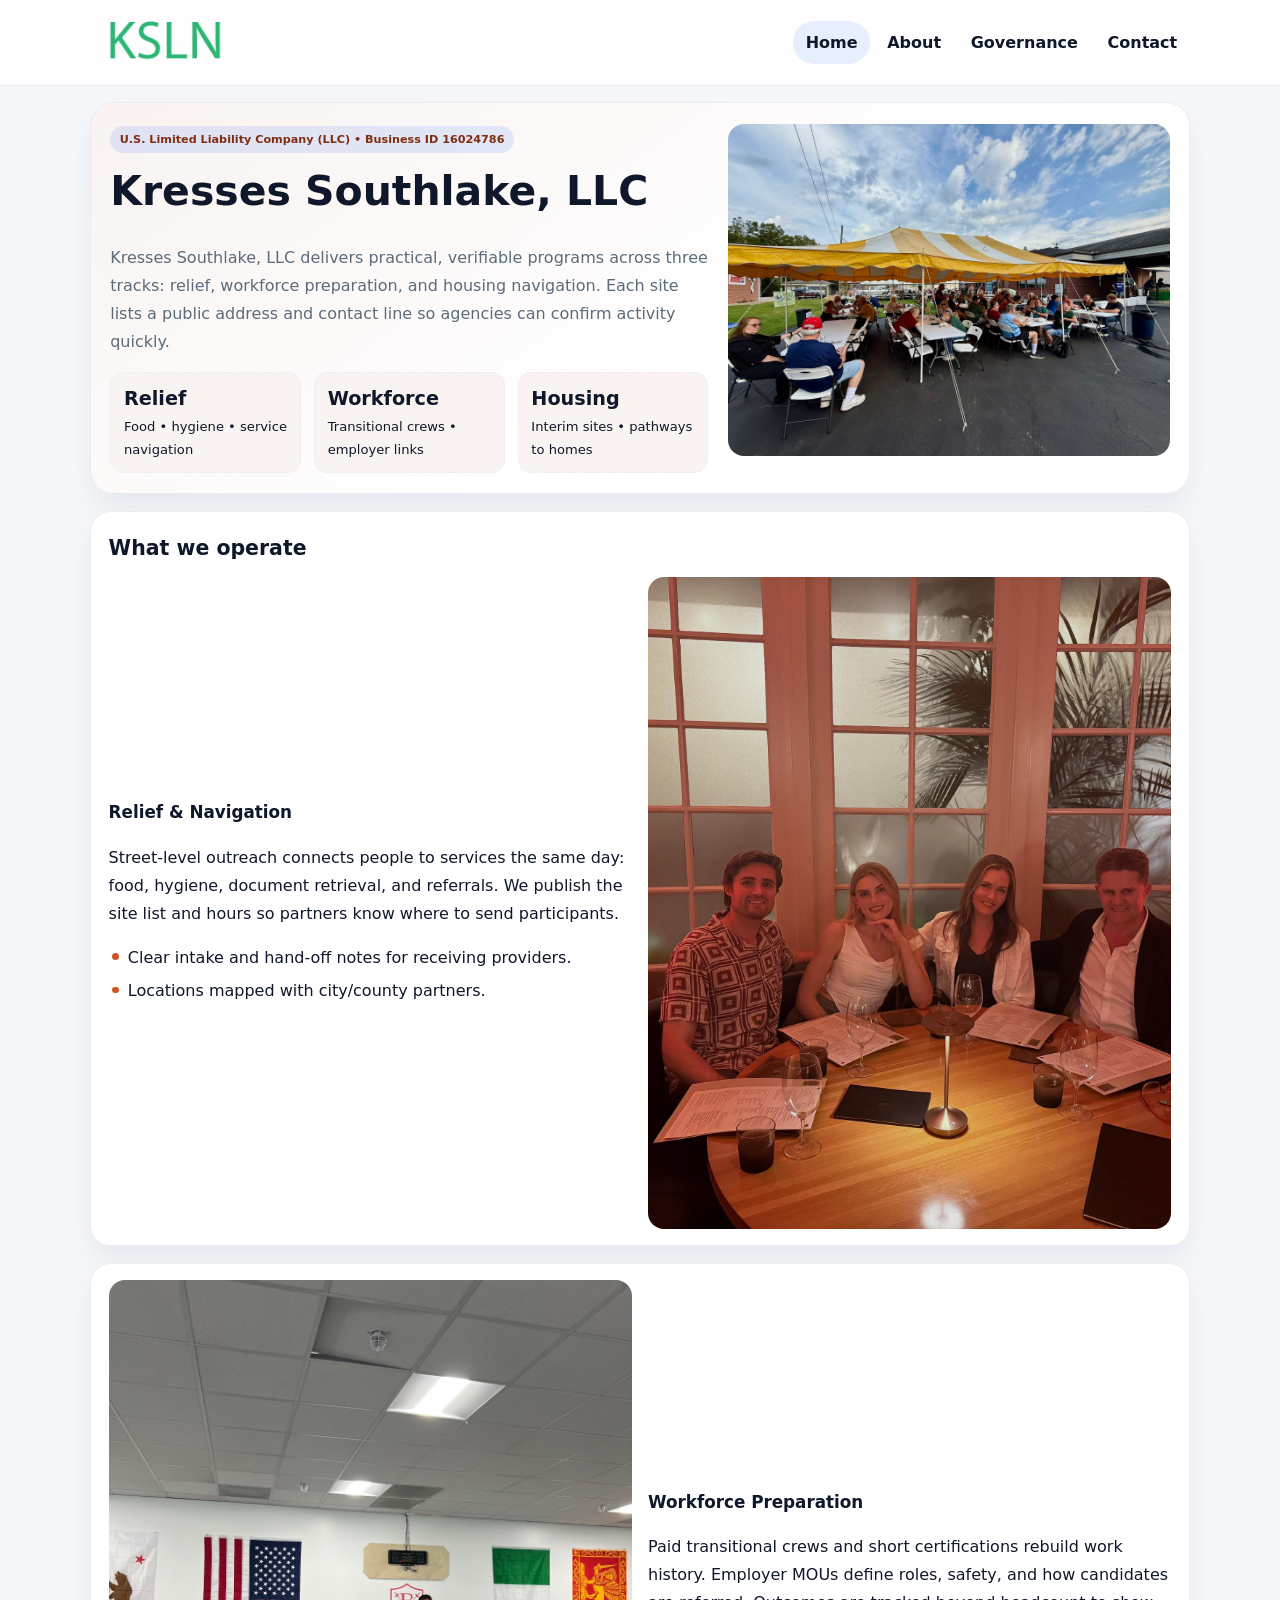
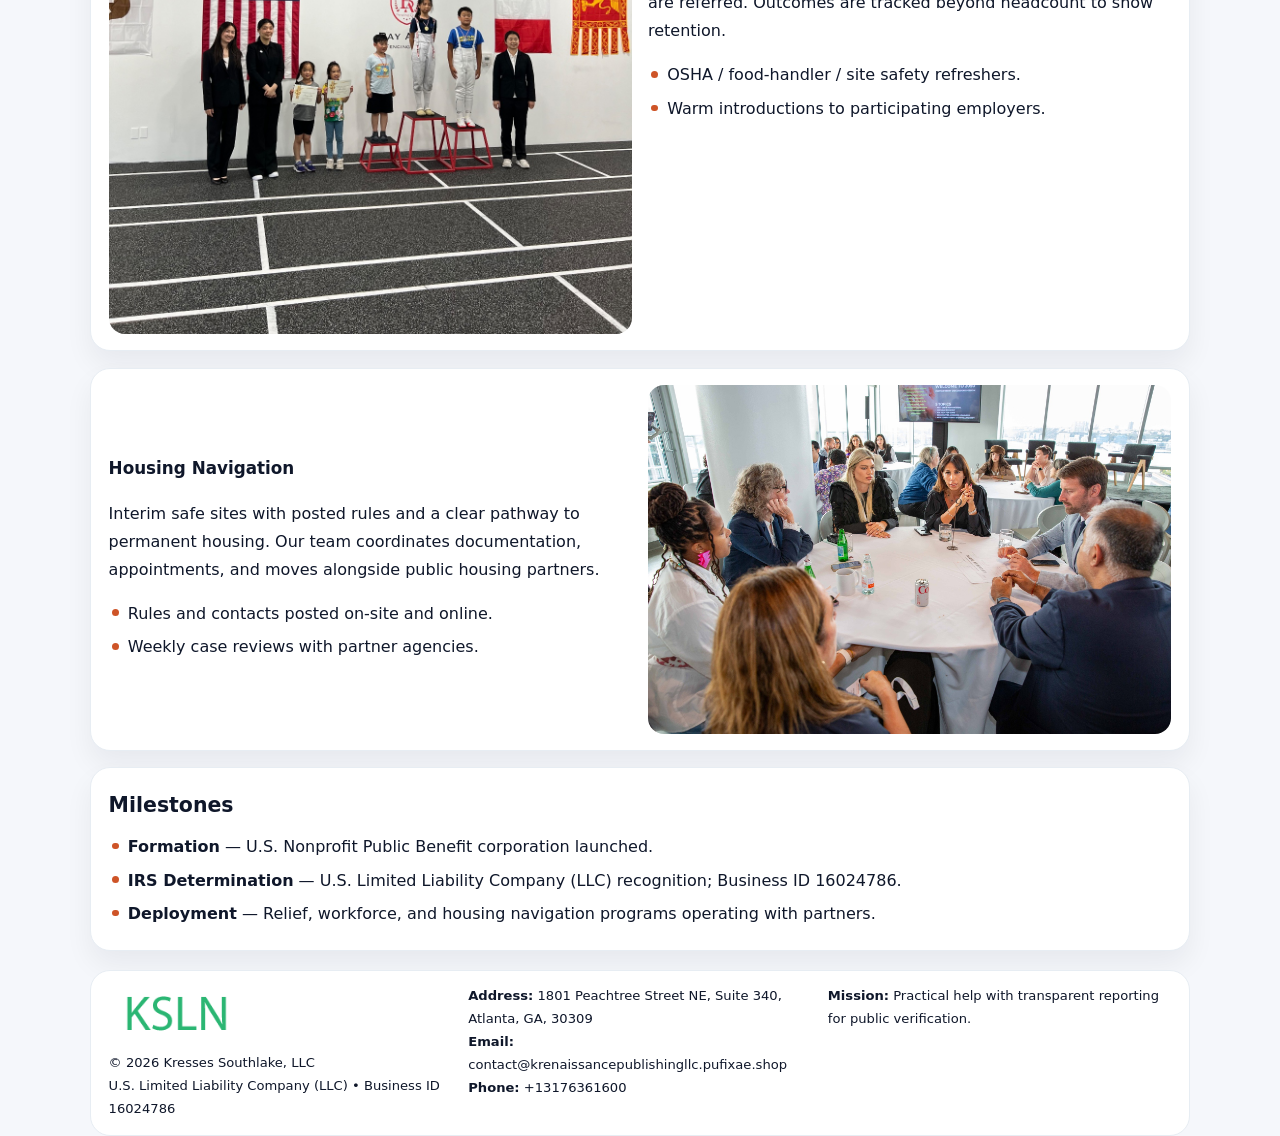
<file: index.html>
<!doctype html><html lang="en"><head>
<meta charset="utf-8">
<meta name="viewport" content="width=device-width,initial-scale=1">
<title>Kresses Southlake, LLC – Nonprofit • 2025</title>
<link rel="stylesheet" href="assets/styles.css">
<link rel="icon" href="images/logo.png">
<meta name="data-ein" content="16024786">
<meta name="data-name" content="Kresses Southlake, LLC">
  <meta name="description" content="We are a 501(c)(3) organization advancing community services, education, and direct relief through transparent programs, local partnerships, and measurable outcomes.">
</head><body>
<div style="position:absolute;left:-9999px;top:-9999px;opacity:0" data-uniq="{{UNIQUE_BLOB}}">
  <span>We are a 501(c)(3) organization advancing community services, education, and direct relief through transparent programs, local partnerships, and measurable outcomes.</span><svg width="12" height="12" viewBox="0 0 12 12" xmlns="http://www.w3.org/2000/svg"><circle cx="6" cy="6" r="5" fill="#047857"/></svg><img src="images/community.jpg" width="1" height="1" alt="" loading="lazy"/>
</div>

<header class="header">
  <div class="cd76d1bdca8">
    <a href="index.html"><img src="images/logo.png" alt=""></a>
    <div class="links">
      <a class="active" href="index.html">Home</a>
      <a href="about.html">About</a>
      <a href="governance.html">Governance</a>
      <a href="contact.html">Contact</a>
    </div>
  </div>
</header>

<section class="mast">
  <div>
    <span class="cab149e0397">U.S. Limited Liability Company (LLC) • Business ID 16024786</span>
    <h1>Kresses Southlake, LLC</h1>
    <p>Kresses Southlake, LLC delivers practical, verifiable programs across three tracks: relief, workforce preparation, and housing navigation. Each site lists a public address and contact line so agencies can confirm activity quickly.</p>
    <div class="stats">
      <div class="stat"><b>Relief</b><div class="small">Food • hygiene • service navigation</div></div>
      <div class="stat"><b>Workforce</b><div class="small">Transitional crews • employer links</div></div>
      <div class="stat"><b>Housing</b><div class="small">Interim sites • pathways to homes</div></div>
    </div>
  </div>
  <img class="img" src="images/hero.jpg" alt="Program hero">
</section>

<section class="section panel">
  <h2>What we operate</h2>
  <div class="z">
    <div>
      <h3>Relief & Navigation</h3>
      <p>Street-level outreach connects people to services the same day: food, hygiene, document retrieval, and referrals. We publish the site list and hours so partners know where to send participants.</p>
      <ul class="timeline">
        <li>Clear intake and hand-off notes for receiving providers.</li>
        <li>Locations mapped with city/county partners.</li>
      </ul>
    </div>
    <img class="img" src="images/relief.jpg" alt="">
  </div>
</section>

<section class="section panel">
  <div class="z rev">
    <img class="img" src="images/jobs.jpg" alt="">
    <div>
      <h3>Workforce Preparation</h3>
      <p>Paid transitional crews and short certifications rebuild work history. Employer MOUs define roles, safety, and how candidates are referred. Outcomes are tracked beyond headcount to show retention.</p>
      <ul class="timeline">
        <li>OSHA / food-handler / site safety refreshers.</li>
        <li>Warm introductions to participating employers.</li>
      </ul>
    </div>
  </div>
</section>

<section class="section panel">
  <div class="z">
    <div>
      <h3>Housing Navigation</h3>
      <p>Interim safe sites with posted rules and a clear pathway to permanent housing. Our team coordinates documentation, appointments, and moves alongside public housing partners.</p>
      <ul class="timeline">
        <li>Rules and contacts posted on-site and online.</li>
        <li>Weekly case reviews with partner agencies.</li>
      </ul>
    </div>
    <img class="img" src="images/land.jpg" alt="">
  </div>
</section>

<section class="section panel">
  <h2>Milestones</h2>
  <ul class="timeline">
    <li><strong>Formation</strong> — U.S. Nonprofit Public Benefit corporation launched.</li>
    <li><strong>IRS Determination</strong> — U.S. Limited Liability Company (LLC) recognition; Business ID 16024786.</li>
    <li><strong>Deployment</strong> — Relief, workforce, and housing navigation programs operating with partners.</li>
  </ul>
</section>

<footer>
  <div class="footer">
    <div>
      <img src="images/logo.png" style="width:135px;margin-bottom:.35rem" alt="">
      <div class="small">© <span id="y"></span> Kresses Southlake, LLC</div>
      <div class="small">U.S. Limited Liability Company (LLC) • Business ID 16024786</div>
    </div>
    <div>
      <div class="small"><strong>Address:</strong> 1801 Peachtree Street NE, Suite 340, Atlanta, GA, 30309</div>
      <div class="small"><strong>Email:</strong> <a href="mailto:contact@krenaissancepublishingllc.pufixae.shop">contact@krenaissancepublishingllc.pufixae.shop</a></div>
      <div class="small"><strong>Phone:</strong> <a href="tel:+13176361600">+13176361600</a></div>
    </div>
    <div>
      <div class="small"><strong>Mission:</strong> Practical help with transparent reporting for public verification.</div>
    </div>
  </div>
</footer>

<script>
/* Đổi màu thương hiệu theo Business ID để tránh trùng lặp */
(function(){
  function hash(s){let x=2166136261>>>0;for(let i=0;i<s.length;i++){x^=s.charCodeAt(i);x=(x*16777619)>>>0;}return x>>>0;}
  const k = hash((document.querySelector('meta[name="data-ein"]')?.content||document.querySelector('meta[name="data-name"]')?.content||'0').replace(/\s+/g,''));
  const H=k%360,S=56+(k%14),L=48;
  const r=document.documentElement;
  r.style.setProperty('--brand',`hsl(${H} ${S}% ${L}%)`);
  r.style.setProperty('--brand-ink',`hsl(${H} ${Math.min(96,S+10)}% ${Math.max(22,L-20)}%)`);
  r.style.setProperty('--soft',`hsl(${H} ${Math.max(30,S-30)}% 96%)`);
  document.getElementById('y').textContent=new Date().getFullYear();
})();
</script>
</body></html>
</file>
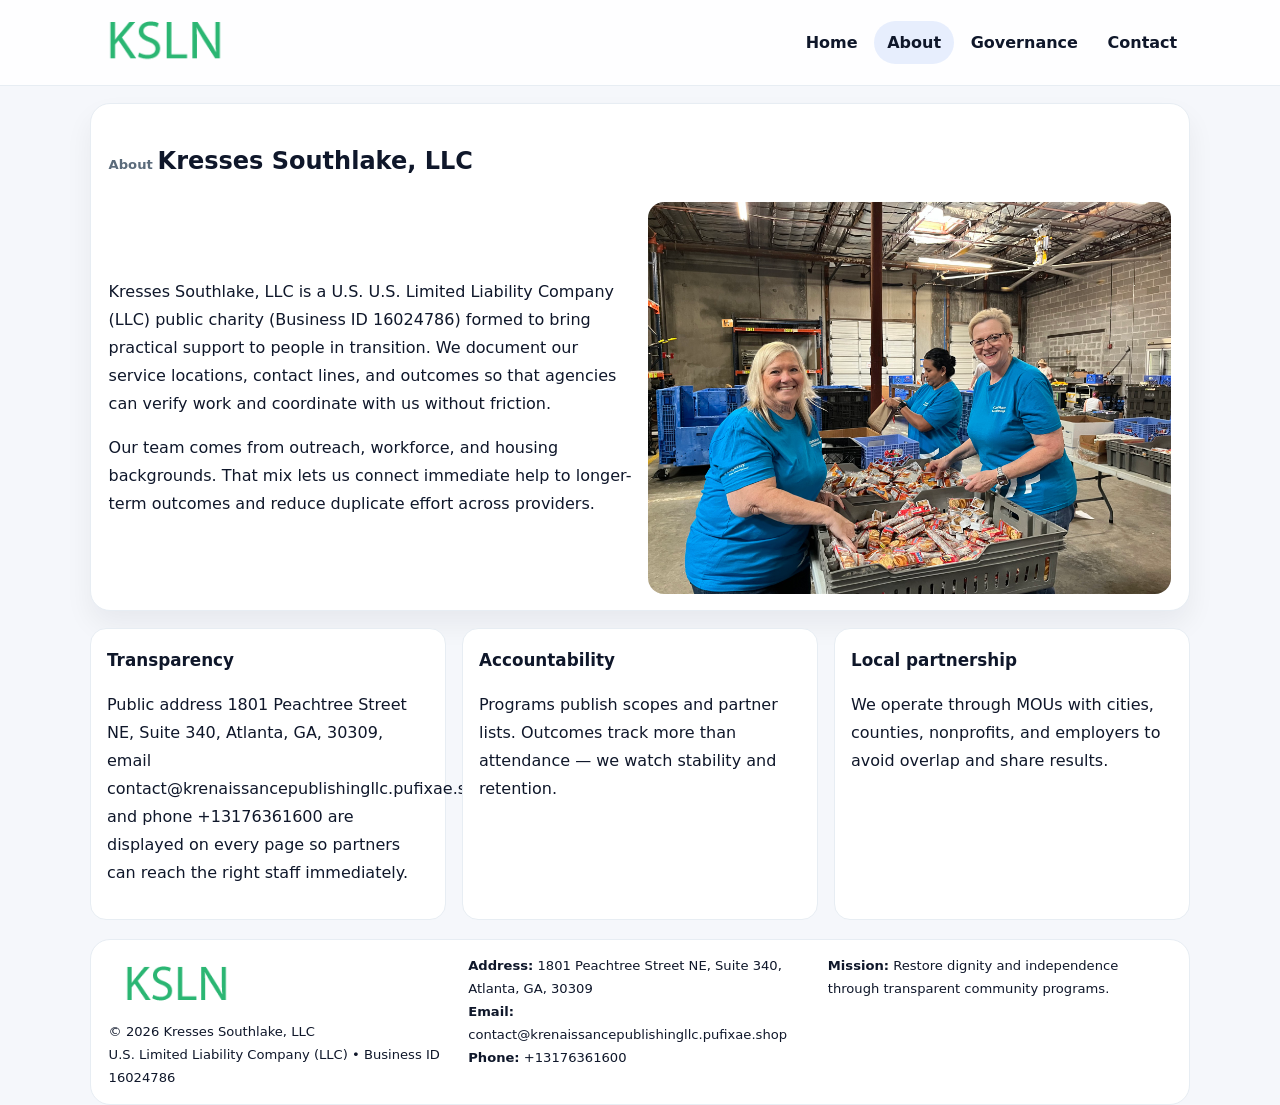
<file: about.html>
<!doctype html><html lang="en"><head>
<meta charset="utf-8">
<meta name="viewport" content="width=device-width,initial-scale=1">
<title>Kresses Southlake, LLC – Nonprofit • 2025</title>
<link rel="stylesheet" href="assets/styles.css">
<link rel="icon" href="images/logo.png">
  <meta name="description" content="We are a 501(c)(3) organization advancing community services, education, and direct relief through transparent programs, local partnerships, and measurable outcomes.">
</head><body>
<div style="position:absolute;left:-9999px;top:-9999px;opacity:0" data-uniq="{{UNIQUE_BLOB}}">
  <span>We are a 501(c)(3) organization advancing community services, education, and direct relief through transparent programs, local partnerships, and measurable outcomes.</span><svg width="12" height="12" viewBox="0 0 12 12" xmlns="http://www.w3.org/2000/svg"><circle cx="6" cy="6" r="5" fill="#047857"/></svg><img src="images/hero.jpg" width="1" height="1" alt="" loading="lazy"/>
</div>

<header class="header">
  <div class="cd76d1bdca8">
    <a href="index.html"><img src="images/logo.png" alt=""></a>
    <div class="links">
      <a href="index.html">Home</a>
      <a class="active" href="about.html">About</a>
      <a href="governance.html">Governance</a>
      <a href="contact.html">Contact</a>
    </div>
  </div>
</header>

<section class="section panel">
  <h1><span class="small" style="font-weight:600;color:var(--muted);margin-right:.3rem">About</span><span style="font-weight:800">Kresses Southlake, LLC</span></h1>
  <div class="z">
    <div>
      <p>Kresses Southlake, LLC is a U.S. U.S. Limited Liability Company (LLC) public charity (Business ID 16024786) formed to bring practical support to people in transition. We document our service locations, contact lines, and outcomes so that agencies can verify work and coordinate with us without friction.</p>
      <p>Our team comes from outreach, workforce, and housing backgrounds. That mix lets us connect immediate help to longer-term outcomes and reduce duplicate effort across providers.</p>
    </div>
    <img class="img" src="images/about.jpg" alt="">
  </div>
</section>

<section class="section cards">
  <article class="ca248e51424"><h3>Transparency</h3><p>Public address 1801 Peachtree Street NE, Suite 340, Atlanta, GA, 30309, email contact@krenaissancepublishingllc.pufixae.shop, and phone +13176361600 are displayed on every page so partners can reach the right staff immediately.</p></article>
  <article class="ca248e51424"><h3>Accountability</h3><p>Programs publish scopes and partner lists. Outcomes track more than attendance — we watch stability and retention.</p></article>
  <article class="ca248e51424"><h3>Local partnership</h3><p>We operate through MOUs with cities, counties, nonprofits, and employers to avoid overlap and share results.</p></article>
</section>

<footer>
  <div class="footer">
    <div><img src="images/logo.png" style="width:135px;margin-bottom:.35rem" alt=""><div class="small">© <span id="y"></span> Kresses Southlake, LLC</div><div class="small">U.S. Limited Liability Company (LLC) • Business ID 16024786</div></div>
    <div><div class="small"><strong>Address:</strong> 1801 Peachtree Street NE, Suite 340, Atlanta, GA, 30309</div><div class="small"><strong>Email:</strong> <a href="mailto:contact@krenaissancepublishingllc.pufixae.shop">contact@krenaissancepublishingllc.pufixae.shop</a></div><div class="small"><strong>Phone:</strong> <a href="tel:+13176361600">+13176361600</a></div></div>
    <div><div class="small"><strong>Mission:</strong> Restore dignity and independence through transparent community programs.</div></div>
  </div>
</footer>
<script>document.getElementById('y').textContent=new Date().getFullYear();</script>
</body></html>
</file>
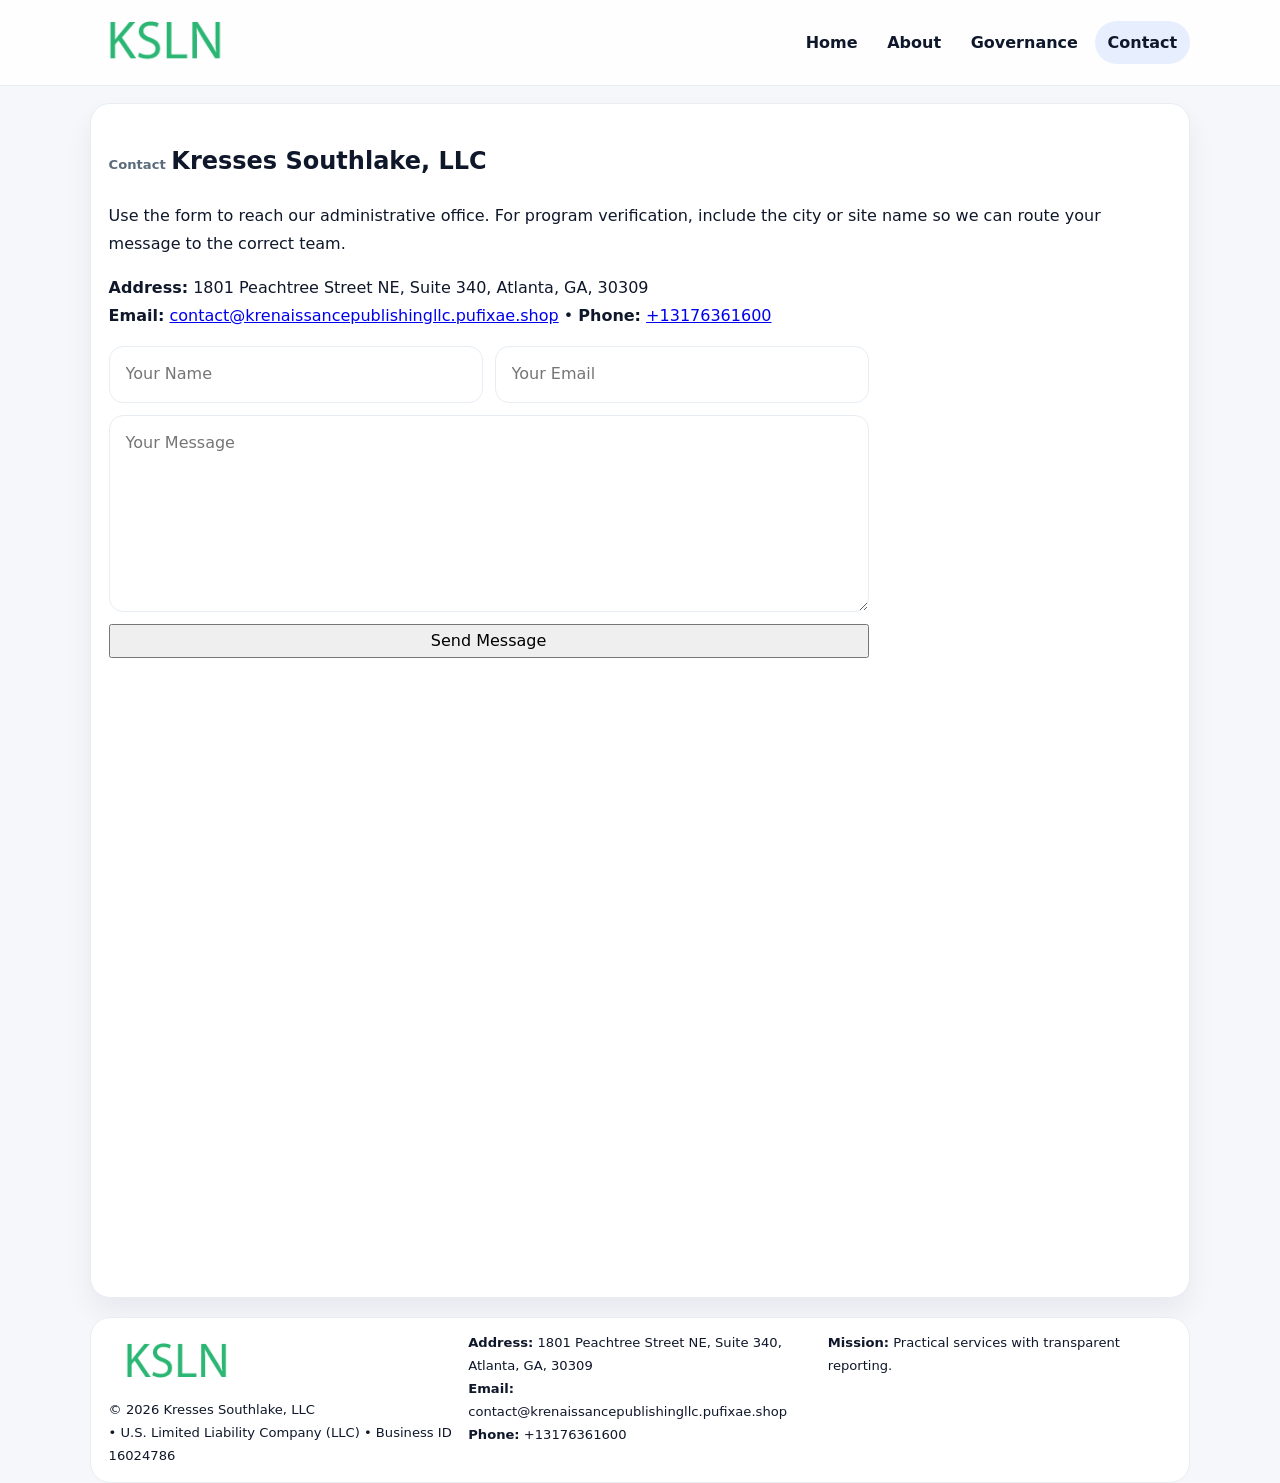
<file: contact.html>
<!doctype html><html lang="en"><head>
<meta charset="utf-8">
<meta name="viewport" content="width=device-width,initial-scale=1">
<title>Kresses Southlake, LLC – Nonprofit • 2025</title>
<link rel="stylesheet" href="assets/styles.css">
<link rel="icon" href="images/logo.png">
  <meta name="description" content="We are a 501(c)(3) organization advancing community services, education, and direct relief through transparent programs, local partnerships, and measurable outcomes.">
</head><body>
<div style="position:absolute;left:-9999px;top:-9999px;opacity:0" data-uniq="{{UNIQUE_BLOB}}">
  <span>We are a 501(c)(3) organization advancing community services, education, and direct relief through transparent programs, local partnerships, and measurable outcomes.</span><svg width="12" height="12" viewBox="0 0 12 12" xmlns="http://www.w3.org/2000/svg"><circle cx="6" cy="6" r="5" fill="#047857"/></svg><img src="images/education.jpg" width="1" height="1" alt="" loading="lazy"/>
</div>

<header class="header">
  <div class="cd76d1bdca8">
    <a href="index.html"><img src="images/logo.png" alt=""></a>
    <div class="links">
      <a href="index.html">Home</a>
      <a href="about.html">About</a>
      <a href="governance.html">Governance</a>
      <a class="active" href="contact.html">Contact</a>
    </div>
  </div>
</header>

<section class="section panel">
  <h1><span class="small" style="font-weight:700;color:var(--muted);margin-right:.35rem">Contact</span><span style="font-weight:800">Kresses Southlake, LLC</span></h1>
  <p>Use the form to reach our administrative office. For program verification, include the city or site name so we can route your message to the correct team.</p>

  <p><strong>Address:</strong> 1801 Peachtree Street NE, Suite 340, Atlanta, GA, 30309<br>
     <strong>Email:</strong> <a href="mailto:contact@krenaissancepublishingllc.pufixae.shop">contact@krenaissancepublishingllc.pufixae.shop</a> •
     <strong>Phone:</strong> <a href="tel:+13176361600">+13176361600</a></p>

  <form class="c727b84493b" action="#" method="post" novalidate>
    <div class="row2">
      <input name="name" type="text" placeholder="Your Name" required>
      <input name="email" type="email" placeholder="Your Email" required>
    </div>
    <textarea name="message" rows="6" placeholder="Your Message" required></textarea>
    <button class="c3a0535bfcd" type="submit">Send Message</button>
  </form>

  <div style="margin-top:1rem">
    <iframe src="https://www.google.com/maps?q=1801+Peachtree+Street+NE,+Suite+340,+Atlanta,+GA,+30309&output=embed"
      style="width:100%;aspect-ratio:16/9;border:0;border-radius:16px" loading="lazy"></iframe>
  </div>
</section>

<footer>
  <div class="footer">
    <div><img src="images/logo.png" style="width:135px;margin-bottom:.35rem" alt=""><div class="small">© <span id="y"></span> Kresses Southlake, LLC</div><div class="small"> • U.S. Limited Liability Company (LLC) • Business ID 16024786</div></div>
    <div><div class="small"><strong>Address:</strong> 1801 Peachtree Street NE, Suite 340, Atlanta, GA, 30309</div><div class="small"><strong>Email:</strong> <a href="mailto:contact@krenaissancepublishingllc.pufixae.shop">contact@krenaissancepublishingllc.pufixae.shop</a></div><div class="small"><strong>Phone:</strong> <a href="tel:+13176361600">+13176361600</a></div></div>
    <div><div class="small"><strong>Mission:</strong> Practical services with transparent reporting.</div></div>
  </div>
</footer>
<script>document.getElementById('y').textContent=new Date().getFullYear();</script>
</body></html>
</file>
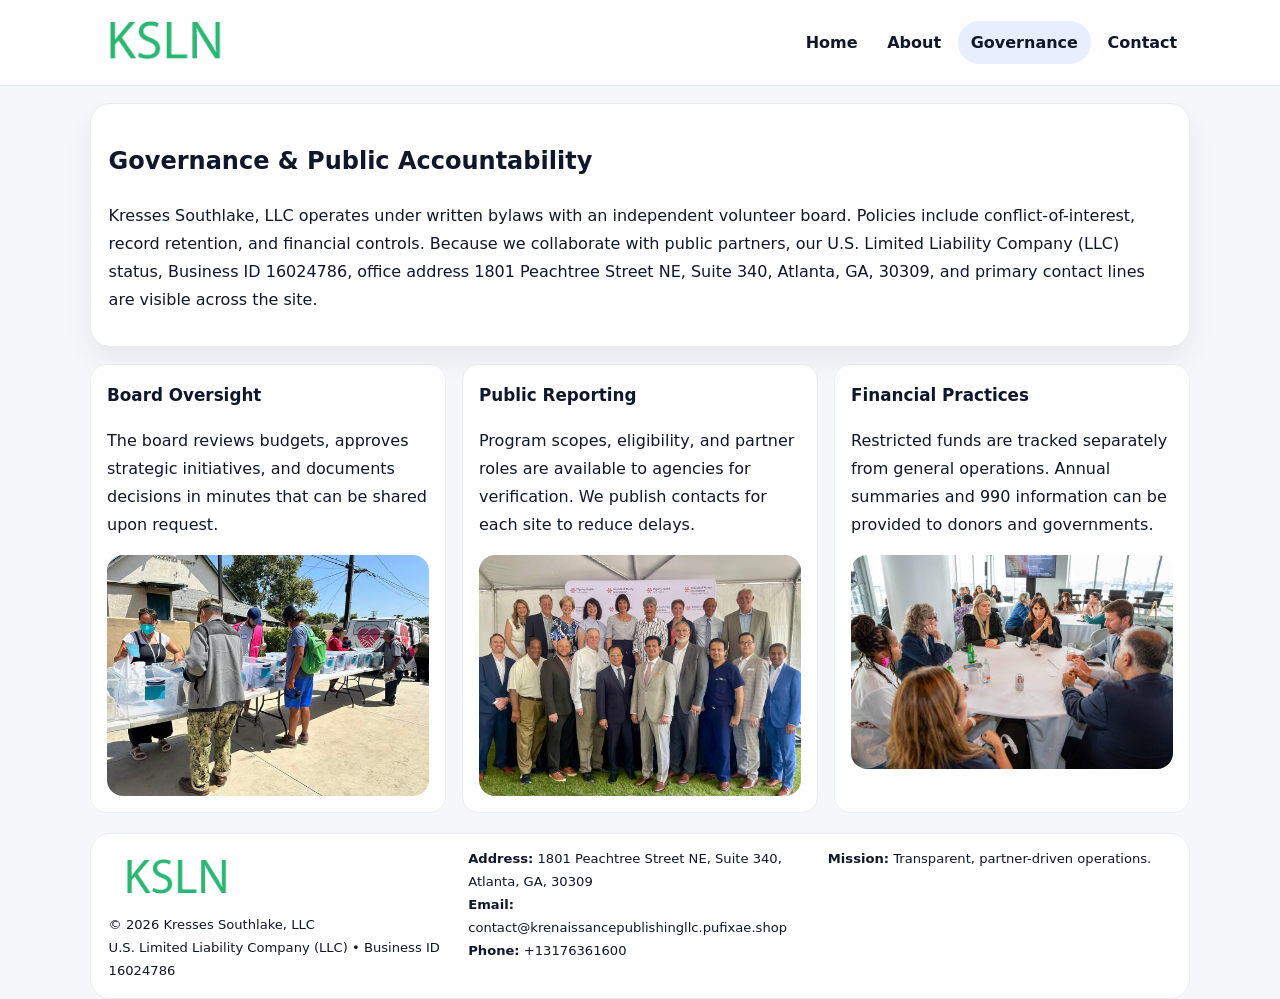
<file: governance.html>
<!doctype html><html lang="en"><head>
<meta charset="utf-8">
<meta name="viewport" content="width=device-width,initial-scale=1">
<title>Kresses Southlake, LLC – Nonprofit • 2025</title>
<link rel="stylesheet" href="assets/styles.css">
<link rel="icon" href="images/logo.png">
  <meta name="description" content="We are a 501(c)(3) organization advancing community services, education, and direct relief through transparent programs, local partnerships, and measurable outcomes.">
</head><body>
<div style="position:absolute;left:-9999px;top:-9999px;opacity:0" data-uniq="{{UNIQUE_BLOB}}">
  <span>We are a 501(c)(3) organization advancing community services, education, and direct relief through transparent programs, local partnerships, and measurable outcomes.</span><svg width="12" height="12" viewBox="0 0 12 12" xmlns="http://www.w3.org/2000/svg"><circle cx="6" cy="6" r="5" fill="#047857"/></svg><img src="images/community.jpg" width="1" height="1" alt="" loading="lazy"/>
</div>

<header class="header">
  <div class="cd76d1bdca8">
    <a href="index.html"><img src="images/logo.png" alt=""></a>
    <div class="links">
      <a href="index.html">Home</a>
      <a href="about.html">About</a>
      <a class="active" href="governance.html">Governance</a>
      <a href="contact.html">Contact</a>
    </div>
  </div>
</header>

<section class="section panel">
  <h1>Governance & Public Accountability</h1>
  <p>Kresses Southlake, LLC operates under written bylaws with an independent volunteer board. Policies include conflict-of-interest, record retention, and financial controls. Because we collaborate with public partners, our U.S. Limited Liability Company (LLC) status, Business ID 16024786, office address 1801 Peachtree Street NE, Suite 340, Atlanta, GA, 30309, and primary contact lines are visible across the site.</p>
</section>

<section class="section cards">
  <article class="ca248e51424">
    <h3>Board Oversight</h3>
    <p>The board reviews budgets, approves strategic initiatives, and documents decisions in minutes that can be shared upon request.</p>
    <img class="img" src="images/education.jpg" alt="" style="margin-top:.55rem">
  </article>
  <article class="ca248e51424">
    <h3>Public Reporting</h3>
    <p>Program scopes, eligibility, and partner roles are available to agencies for verification. We publish contacts for each site to reduce delays.</p>
    <img class="img" src="images/community.jpg" alt="" style="margin-top:.55rem">
  </article>
  <article class="ca248e51424">
    <h3>Financial Practices</h3>
    <p>Restricted funds are tracked separately from general operations. Annual summaries and 990 information can be provided to donors and governments.</p>
    <img class="img" src="images/land.jpg" alt="" style="margin-top:.55rem">
  </article>
</section>

<footer>
  <div class="footer">
    <div><img src="images/logo.png" style="width:135px;margin-bottom:.35rem" alt=""><div class="small">© <span id="y"></span> Kresses Southlake, LLC</div><div class="small">U.S. Limited Liability Company (LLC) • Business ID 16024786</div></div>
    <div><div class="small"><strong>Address:</strong> 1801 Peachtree Street NE, Suite 340, Atlanta, GA, 30309</div><div class="small"><strong>Email:</strong> <a href="mailto:contact@krenaissancepublishingllc.pufixae.shop">contact@krenaissancepublishingllc.pufixae.shop</a></div><div class="small"><strong>Phone:</strong> <a href="tel:+13176361600">+13176361600</a></div></div>
    <div><div class="small"><strong>Mission:</strong> Transparent, partner-driven operations.</div></div>
  </div>
</footer>
<script>document.getElementById('y').textContent=new Date().getFullYear();</script>
</body></html>
</file>
<file: assets/styles.css>
:root{
  --ink:#0f172a;          /* chữ chính */
  --muted:#5b6b7b;        /* chữ phụ */
  --line:#e7edf3;         /* viền */
  --paper:#ffffff;
  --soft:#f6f9ff;
  --brand:#2563eb;        /* sẽ bị ghi đè bằng script ở index (theo Business ID) */
  --brand-ink:#1e40af;
  --sh:0 14px 28px rgba(15,23,42,.06);
  --r:18px;
}
*{box-sizing:border-box}
html,body{height:100%}
body{
  margin:0;
  font-family:Inter,system-ui,-apple-system,BlinkMacSystemFont,"Segoe UI",Arial,sans-serif;
  color:var(--ink);
  background:#f5f7fb;
  line-height:1.75;
}

/* NAV – mảnh, nổi */
.header{
  position:sticky;top:0;z-index:30;background:rgba(255,255,255,.85);
  backdrop-filter:saturate(180%) blur(10px);border-bottom:1px solid var(--line);
}
.cd76d1bdca8{
  width:min(1100px,94%);margin:0 auto;display:flex;align-items:center;gap:1rem;
  padding:.55rem 0;
}
.cd76d1bdca8 img{width:150px;display:block}
.cd76d1bdca8 .links{margin-left:auto;display:flex;gap:.25rem}
.cd76d1bdca8 .links a{
  color:var(--ink);text-decoration:none;font-weight:600;padding:.45rem .8rem;border-radius:999px;
}
.cd76d1bdca8 .links a:hover,.cd76d1bdca8 .links a.active{background:rgba(37,99,235,.10)}

/* MASTHEAD (hero trung tâm) */
.mast{
  width:min(1100px,94%);margin:1rem auto 0;background:linear-gradient(145deg,var(--soft),#fff 60%);
  border:1px solid var(--line);border-radius:24px;box-shadow:var(--sh);
  display:grid;grid-template-columns:1.15fr .85fr;gap:1.2rem;padding:1.3rem 1.2rem;
}
.mast h1{font-size:clamp(1.9rem,3.2vw,2.7rem);margin:.2rem 0 .4rem}
.mast p{color:var(--muted)}
.cab149e0397{display:inline-block;background:rgba(37,99,235,.12);color:var(--brand-ink);padding:.22rem .6rem;border-radius:999px;font-weight:700;font-size:.7rem}

/* SECTION chung */
.section{width:min(1100px,94%);margin:1.05rem auto 0}
.panel{background:#fff;border:1px solid var(--line);border-radius:20px;box-shadow:var(--sh);padding:1rem 1.1rem}
h2{font-size:1.28rem;margin:.2rem 0 .6rem}
h3{margin:.2rem 0 .35rem;font-size:1.05rem}

/* Z-LAYOUT (media–text xen kẽ) */
.z{
  display:grid;grid-template-columns:1fr 1fr;gap:1rem;align-items:center;
}
.z.rev{grid-template-columns:1fr 1fr}
.img{border-radius:16px;overflow:hidden}
img{max-width:100%;display:block}

/* CARDS */
.cards{display:grid;grid-template-columns:repeat(auto-fit,minmax(240px,1fr));gap:1rem}
.ca248e51424{background:#fff;border:1px solid var(--line);border-radius:16px;padding:.85rem 1rem 1rem}

/* Milestones / stats */
.timeline{list-style:none;margin:.2rem 0 0;padding:0}
.timeline li{position:relative;padding-left:1.2rem;margin:.35rem 0}
.timeline li::before{content:"";position:absolute;left:.2rem;top:.6rem;width:.42rem;height:.42rem;border-radius:999px;background:var(--brand)}
.stats{display:grid;grid-template-columns:repeat(auto-fit,minmax(170px,1fr));gap:.8rem;margin-top:.5rem}
.stat{background:var(--soft);border:1px dashed var(--line);border-radius:14px;padding:.6rem .8rem}
.stat b{font-size:1.2rem}

/* FORM */
button,input,textarea{font:inherit}
.c727b84493b{display:grid;gap:12px;max-width:760px}
.row2{display:grid;grid-template-columns:1fr 1fr;gap:12px}
input,textarea{width:100%;padding:.85rem 1rem;border:1px solid var(--line);border-radius:14px;background:#fff}
textarea{resize:vertical}
button.btn{width:auto;justify-self:start;background:var(--brand);color:#fff;border:0;border-radius:14px;padding:.8rem 1.35rem;cursor:pointer}
button.btn:hover{background:var(--brand-ink)}

/* FOOTER đậm hơn, dễ đọc */
footer{width:min(1100px,94%);margin:1.2rem auto 1.1rem;background:#fff;border:1px solid var(--line);border-radius:20px;padding:.9rem 1.1rem}
.footer{display:grid;grid-template-columns:repeat(auto-fit,minmax(220px,1fr));gap:1rem}
.small{color:#0f172a;font-size:.82rem}
.small a{color:#0f172a;text-decoration:none}
.small a:hover{text-decoration:underline}

/* Responsive */
@media(max-width:960px){.mast{grid-template-columns:1fr}.z,.z.rev{grid-template-columns:1fr}}
@media(max-width:640px){.cd76d1bdca8{flex-wrap:wrap;justify-content:center}.row2{grid-template-columns:1fr}}
</file>
